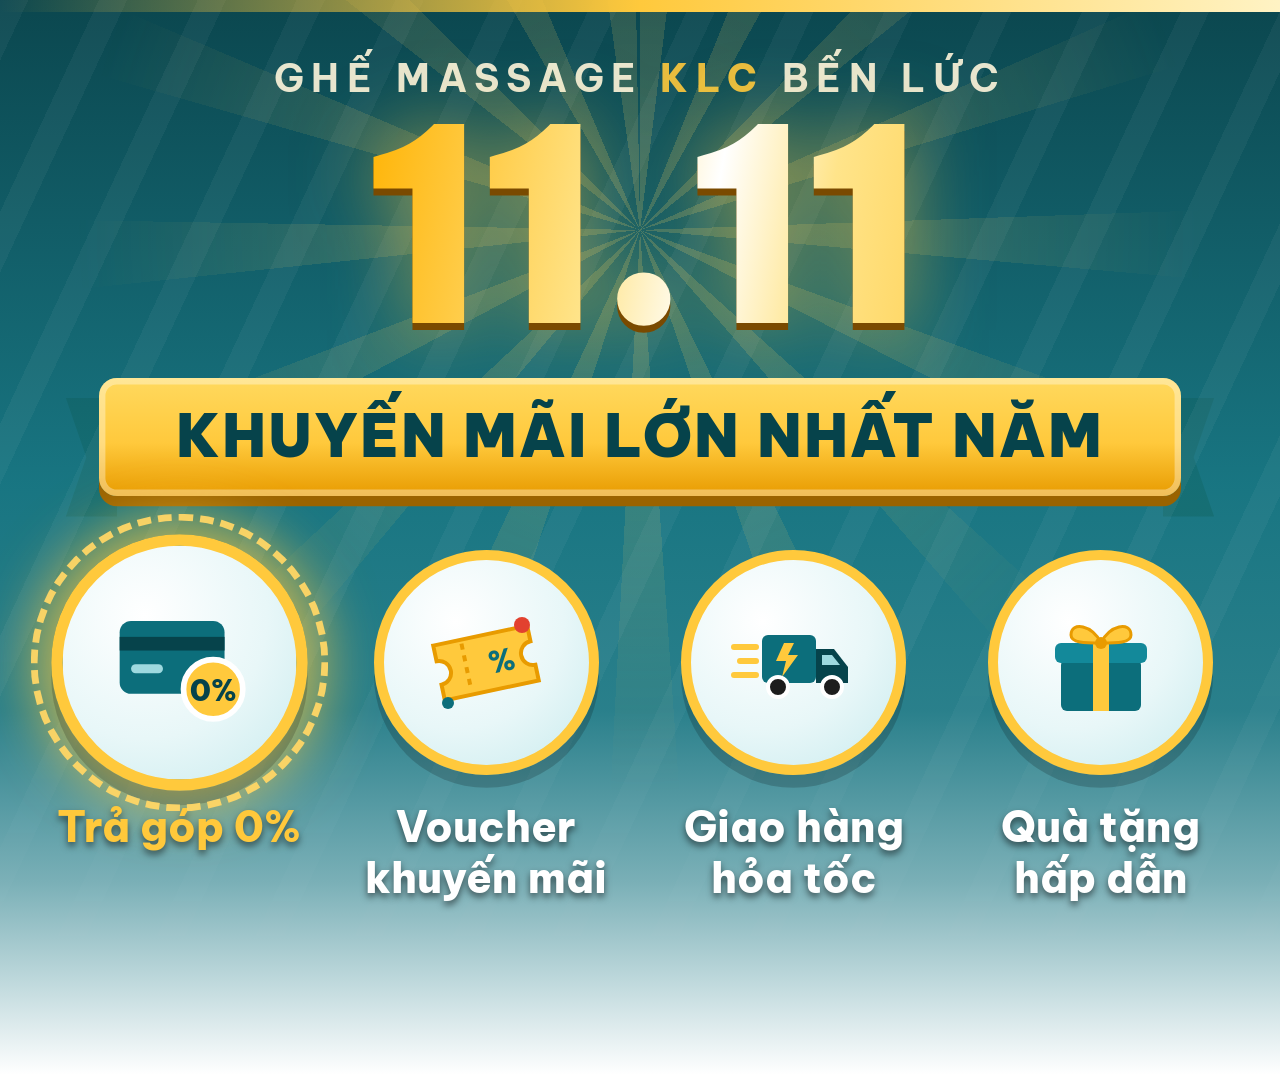
<file: live-overlay/banner.html>
<!DOCTYPE html>
<html lang="vi">
<head>
<meta charset="UTF-8">
<meta name="viewport" content="width=device-width, initial-scale=1">
<title>KLC 11.11 Banner Overlay</title>
<link href="https://fonts.googleapis.com/css2?family=Be+Vietnam+Pro:wght@600;700;800;900&display=swap" rel="stylesheet">
<style>
  :root {
    --teal: #0C6E7B;
    --teal-deep: #06434B;
    --gold: #FFC93C;
    --gold-deep: #E89B00;
    --cream: #FFF6DC;
  }
  html, body { margin: 0; padding: 0; background: transparent; overflow: hidden; width: 100%; height: 100%; }
  body { font-family: 'Be Vietnam Pro', sans-serif; -webkit-font-smoothing: antialiased; }

  /* ===== BAND ===== */
  .band {
    position: absolute; left: 0; right: 0; top: 0;
    height: 84vw;
    background: linear-gradient(to bottom,
      rgba(6,67,75,0.98) 0%,
      rgba(12,110,123,0.95) 45%,
      rgba(12,110,123,0.88) 66%,
      rgba(12,110,123,0.55) 82%,
      rgba(12,110,123,0) 100%);
    overflow: hidden;
  }
  /* diagonal sheen pattern */
  .band::before {
    content: ""; position: absolute; inset: 0;
    background: repeating-linear-gradient(115deg, rgba(255,255,255,0.045) 0 2vw, transparent 2vw 7vw);
    -webkit-mask-image: linear-gradient(to bottom, #000 60%, transparent 95%);
            mask-image: linear-gradient(to bottom, #000 60%, transparent 95%);
  }
  /* gold hairline at the very top */
  .band::after {
    content: ""; position: absolute; left: 0; right: 0; top: 0; height: 0.9vw;
    background: linear-gradient(90deg, transparent, var(--gold), #fff3c4, var(--gold), transparent);
    background-size: 200% 100%;
    animation: line 3s linear infinite;
  }

  /* ===== BRAND LINE ===== */
  .brand {
    position: absolute; top: 4.2vw; left: 0; right: 0; text-align: center;
    color: var(--cream); font-weight: 700; font-size: 3vw; letter-spacing: 0.6vw;
    opacity: 0.9;
  }
  .brand b { color: var(--gold); font-weight: 800; }

  /* ===== RAYS behind 11.11 ===== */
  .rays {
    position: absolute; top: 18vw; left: 50%;
    width: 120vw; height: 120vw; margin: -60vw 0 0 -60vw;
    background: repeating-conic-gradient(from 0deg, rgba(255,214,102,0.20) 0deg 7deg, transparent 7deg 22deg);
    -webkit-mask-image: radial-gradient(circle, #000 0%, rgba(0,0,0,0.6) 28%, transparent 52%);
            mask-image: radial-gradient(circle, #000 0%, rgba(0,0,0,0.6) 28%, transparent 52%);
    animation: spin 26s linear infinite;
  }

  /* ===== HEADLINE 11.11 ===== */
  .hero {
    position: absolute; top: 7vw; left: 0; right: 0; text-align: center;
    filter: drop-shadow(0 0.6vw 0 #7a4a00) drop-shadow(0 0 3vw rgba(255,201,60,0.55));
    animation: heroPulse 2.4s ease-in-out infinite;
  }
  .num {
    display: inline-block;
    font-weight: 900; font-size: 21vw; line-height: 1; letter-spacing: -0.6vw;
    background: linear-gradient(100deg,
      #FFB200 0%, #FFE48A 18%, #FFFFFF 26%, #FFE48A 34%, #FFC93C 50%, #E89B00 70%, #FFE48A 85%, #FFB200 100%);
    background-size: 250% 100%;
    -webkit-background-clip: text; background-clip: text;
    -webkit-text-fill-color: transparent; color: transparent;
    animation: shine 2.8s linear infinite;
  }

  /* ===== RIBBON ===== */
  .ribbon-wrap { position: absolute; top: 29.5vw; left: 0; right: 0; text-align: center; }
  .ribbon {
    position: relative; display: inline-block;
    padding: 1.6vw 6vw 1.8vw;
    background: linear-gradient(180deg, #FFD95E, var(--gold) 55%, var(--gold-deep));
    color: var(--teal-deep);
    font-weight: 900; font-size: 5.2vw; letter-spacing: 0.15vw; white-space: nowrap;
    border-radius: 1.4vw;
    box-shadow: 0 0.8vw 0 #9a6300, 0 0 0 0.5vw rgba(255,255,255,0.35) inset;
    animation: ribbonFlash 1.6s steps(1) infinite, ribbonBob 1.6s ease-in-out infinite;
  }
  .ribbon::before, .ribbon::after {
    content: ""; position: absolute; top: 1.6vw; width: 4vw; height: 100%;
    background: #B87800; z-index: -1;
  }
  .ribbon::before { left: -2.6vw; clip-path: polygon(0 0, 100% 0, 100% 100%, 0 100%, 40% 50%); }
  .ribbon::after  { right: -2.6vw; clip-path: polygon(0 0, 100% 0, 60% 50%, 100% 100%, 0 100%); }
  .ribbon .sweep { position: absolute; inset: 0; border-radius: 1.4vw; overflow: hidden; pointer-events: none; }
  .ribbon .sweep::after {
    content: ""; position: absolute; top: -30%; left: -40%; width: 25%; height: 160%;
    background: linear-gradient(100deg, transparent, rgba(255,255,255,0.85), transparent);
    transform: skewX(-20deg); animation: sweep 2.6s ease-in-out infinite;
  }

  /* ===== PERKS ===== */
  .perks {
    position: absolute; top: 43vw; left: 3vw; right: 3vw;
    display: flex; justify-content: space-between;
  }
  .perk { width: 22vw; text-align: center; animation: float 3s ease-in-out infinite; }
  .perk:nth-child(2) { animation-delay: -0.75s; }
  .perk:nth-child(3) { animation-delay: -1.5s; }
  .perk:nth-child(4) { animation-delay: -2.25s; }

  .badge {
    position: relative; width: 16vw; height: 16vw; margin: 0 auto;
    border-radius: 50%;
    background: radial-gradient(circle at 35% 30%, #ffffff 0%, #E8F7F8 55%, #C9EBEE 100%);
    border: 0.8vw solid var(--gold);
    box-shadow: 0 1vw 0 rgba(0,0,0,0.18);
    display: flex; align-items: center; justify-content: center;
    transition: transform 0.35s cubic-bezier(.3,1.6,.5,1), box-shadow 0.35s;
  }
  .badge svg { width: 10vw; height: 10vw; }
  .badge .ring {
    position: absolute; inset: -2.2vw; border-radius: 50%;
    border: 0.5vw dashed rgba(255,214,102,0.0);
    transition: border-color 0.35s;
    animation: spin 6s linear infinite;
  }
  .label {
    margin-top: 2vw;
    color: #fff; font-weight: 800; font-size: 3.3vw; line-height: 1.22;
    text-shadow: 0 0.35vw 0.6vw rgba(0,0,0,0.55);
    transition: color 0.35s; text-wrap: balance;
  }

  /* active (spotlight cycles through perks) */
  .perk.active .badge { transform: scale(1.14); box-shadow: 0 1vw 0 rgba(0,0,0,0.18), 0 0 4vw 1vw rgba(255,201,60,0.75); }
  .perk.active .badge .ring { border-color: rgba(255,214,102,0.95); }
  .perk.active .label { color: var(--gold); }

  /* ===== SPARKLES ===== */
  .spark {
    position: absolute; width: 3vw; height: 3vw;
    background: #fff;
    clip-path: polygon(50% 0, 60% 40%, 100% 50%, 60% 60%, 50% 100%, 40% 60%, 0 50%, 40% 40%);
    opacity: 0; animation: twinkle 2.2s ease-in-out infinite;
  }

  @keyframes line { from { background-position: 200% 0; } to { background-position: 0 0; } }
  @keyframes spin { to { transform: rotate(360deg); } }
  @keyframes shine { from { background-position: 125% 0; } to { background-position: -125% 0; } }
  @keyframes heroPulse { 0%,100% { transform: scale(1); } 50% { transform: scale(1.045); } }
  @keyframes ribbonFlash {
    0%   { background: linear-gradient(180deg, #FFD95E, #FFC93C 55%, #E89B00); color: #06434B; }
    50%  { background: linear-gradient(180deg, #ffffff, #FFF3C4 55%, #FFD95E); color: #C0262B; }
  }
  @keyframes ribbonBob { 0%,100% { transform: translateY(0) scale(1); } 50% { transform: translateY(-0.5vw) scale(1.03); } }
  @keyframes sweep { 0% { left: -40%; } 55%,100% { left: 130%; } }
  @keyframes float { 0%,100% { transform: translateY(0); } 50% { transform: translateY(-1.2vw); } }
  @keyframes twinkle { 0%,100% { opacity: 0; transform: scale(0.3) rotate(0deg); } 50% { opacity: 1; transform: scale(1) rotate(45deg); } }
</style>
</head>
<body>

<div class="band" id="band">
  <div class="rays"></div>

  <div class="brand" id="brand">GHẾ MASSAGE <b>KLC</b> BẾN LỨC</div>

  <div class="hero"><span class="num" id="num">11.11</span></div>

  <div class="ribbon-wrap">
    <div class="ribbon"><span id="slogan">KHUYẾN MÃI LỚN NHẤT NĂM</span><span class="sweep"></span></div>
  </div>

  <div class="perks" id="perks">
    <!-- 1. TRẢ GÓP 0% -->
    <div class="perk">
      <div class="badge"><span class="ring"></span>
        <svg viewBox="0 0 64 64" aria-hidden="true">
          <rect x="6" y="14" width="46" height="32" rx="5" fill="#0C6E7B"/>
          <rect x="6" y="21" width="46" height="6" fill="#06434B"/>
          <rect x="11" y="33" width="14" height="4" rx="2" fill="#9ED9DF"/>
          <circle cx="47" cy="44" r="13" fill="#FFC93C" stroke="#fff" stroke-width="2.5"/>
          <text x="47" y="49" text-anchor="middle" font-family="Be Vietnam Pro, sans-serif" font-weight="900" font-size="12.5" fill="#06434B">0%</text>
        </svg>
      </div>
      <div class="label" id="p1">Trả góp 0%</div>
    </div>

    <!-- 2. VOUCHER -->
    <div class="perk">
      <div class="badge"><span class="ring"></span>
        <svg viewBox="0 0 64 64" aria-hidden="true">
          <g transform="rotate(-12 32 32)">
            <path d="M8 18h48v8a6 6 0 0 0 0 12v8H8v-8a6 6 0 0 0 0-12z" fill="#FFC93C" stroke="#E89B00" stroke-width="2"/>
            <line x1="22" y1="20" x2="22" y2="44" stroke="#E89B00" stroke-width="2" stroke-dasharray="3 3"/>
            <text x="40" y="38" text-anchor="middle" font-family="Be Vietnam Pro, sans-serif" font-weight="900" font-size="15" fill="#0C6E7B">%</text>
          </g>
          <circle cx="50" cy="13" r="4" fill="#E2412F"/>
          <circle cx="13" cy="52" r="3" fill="#0C6E7B"/>
        </svg>
      </div>
      <div class="label" id="p2">Voucher<br>khuyến mãi</div>
    </div>

    <!-- 3. GIAO HÀNG HỎA TỐC -->
    <div class="perk">
      <div class="badge"><span class="ring"></span>
        <svg viewBox="0 0 64 64" aria-hidden="true">
          <line x1="2" y1="24" x2="13" y2="24" stroke="#FFC93C" stroke-width="3" stroke-linecap="round"/>
          <line x1="5" y1="31" x2="13" y2="31" stroke="#FFC93C" stroke-width="3" stroke-linecap="round"/>
          <line x1="2" y1="38" x2="13" y2="38" stroke="#FFC93C" stroke-width="3" stroke-linecap="round"/>
          <rect x="16" y="18" width="27" height="24" rx="3" fill="#0C6E7B"/>
          <path d="M43 25h9l7 9v8H43z" fill="#06434B"/>
          <path d="M46 28h5l4 5h-9z" fill="#9ED9DF"/>
          <path d="M27 22l-4 9h5l-2 8 8-11h-5l3-6z" fill="#FFC93C"/>
          <circle cx="24" cy="44" r="5" fill="#1d1d1d" stroke="#fff" stroke-width="2"/>
          <circle cx="51" cy="44" r="5" fill="#1d1d1d" stroke="#fff" stroke-width="2"/>
        </svg>
      </div>
      <div class="label" id="p3">Giao hàng<br>hỏa tốc</div>
    </div>

    <!-- 4. QUÀ TẶNG -->
    <div class="perk">
      <div class="badge"><span class="ring"></span>
        <svg viewBox="0 0 64 64" aria-hidden="true">
          <rect x="12" y="30" width="40" height="26" rx="3" fill="#0C6E7B"/>
          <rect x="9" y="22" width="46" height="10" rx="3" fill="#13899A"/>
          <rect x="28" y="22" width="8" height="34" fill="#FFC93C"/>
          <path d="M32 22c-4-9-15-11-15-4 0 4 7 4 15 4z" fill="#FFC93C" stroke="#E89B00" stroke-width="1.5"/>
          <path d="M32 22c4-9 15-11 15-4 0 4-7 4-15 4z" fill="#FFC93C" stroke="#E89B00" stroke-width="1.5"/>
          <circle cx="32" cy="22" r="3" fill="#E89B00"/>
        </svg>
      </div>
      <div class="label" id="p4">Quà tặng<br>hấp dẫn</div>
    </div>
  </div>
</div>

<script>
  // ---- Sửa chữ bằng link (không cần sửa code) ----
  // banner.html?so=11.11&khau=KHUYẾN MÃI LỚN NHẤT NĂM&p1=Trả góp 0%&p2=Voucher|500K&p3=Giao hàng|hỏa tốc&p4=Tặng|gối massage&cach=6
  const q = new URLSearchParams(location.search);
  const set = (id, key) => { if (q.has(key)) document.getElementById(id).textContent = q.get(key); };
  set('num', 'so');        // số lớn (11.11)
  set('slogan', 'khau');   // câu khẩu hiệu trên dải vàng
  // Ưu đãi: dùng dấu | để xuống dòng, ví dụ p2=Voucher|500K
  ['p1','p2','p3','p4'].forEach(k => {
    if (!q.has(k)) return;
    const el = document.getElementById(k); el.textContent = '';
    q.get(k).split('|').forEach((t, i) => { if (i) el.appendChild(document.createElement('br')); el.appendChild(document.createTextNode(t)); });
  });
  if (q.has('ten')) document.getElementById('brand').textContent = q.get('ten');
  if (q.get('ten') === '0') document.getElementById('brand').style.display = 'none';

  // Đẩy cả dải xuống (khi bị chữ của Facebook che): cach=6 nghĩa là xuống 6% chiều ngang
  const cach = parseFloat(q.get('cach') || '0');
  if (cach) document.getElementById('band').style.top = cach + 'vw';

  // ---- Tự co chữ khẩu hiệu nếu quá dài ----
  const rib = document.querySelector('.ribbon');
  const fit = () => {
    let fs = 5.2;
    rib.style.fontSize = fs + 'vw';
    while (rib.offsetWidth > window.innerWidth * 0.86 && fs > 3) { fs -= 0.2; rib.style.fontSize = fs + 'vw'; }
  };
  (document.fonts ? document.fonts.ready : Promise.resolve()).then(fit);
  window.addEventListener('resize', fit);

  // ---- Đèn spotlight chạy lần lượt qua 4 ưu đãi ----
  const perks = [...document.querySelectorAll('.perk')];
  let k = 0;
  setInterval(() => {
    perks.forEach(p => p.classList.remove('active'));
    perks[k % perks.length].classList.add('active');
    k++;
  }, 1500);
  perks[0].classList.add('active');

  // ---- Lấp lánh ----
  const band = document.getElementById('band');
  const spots = [[8,13],[90,11],[16,27],[85,27],[28,7],[72,5],[5,38],[94,38],[50,3],[6,22],[95,20],[38,27],[63,27]];
  spots.forEach(([x, y], i) => {
    const s = document.createElement('span');
    s.className = 'spark';
    s.style.left = x + 'vw'; s.style.top = y + 'vw';
    s.style.animationDelay = (i * 0.37 % 2.2) + 's';
    const sz = 1.8 + (i % 3) * 0.9;
    s.style.width = s.style.height = sz + 'vw';
    band.appendChild(s);
  });
</script>
</body>
</html>
</file>
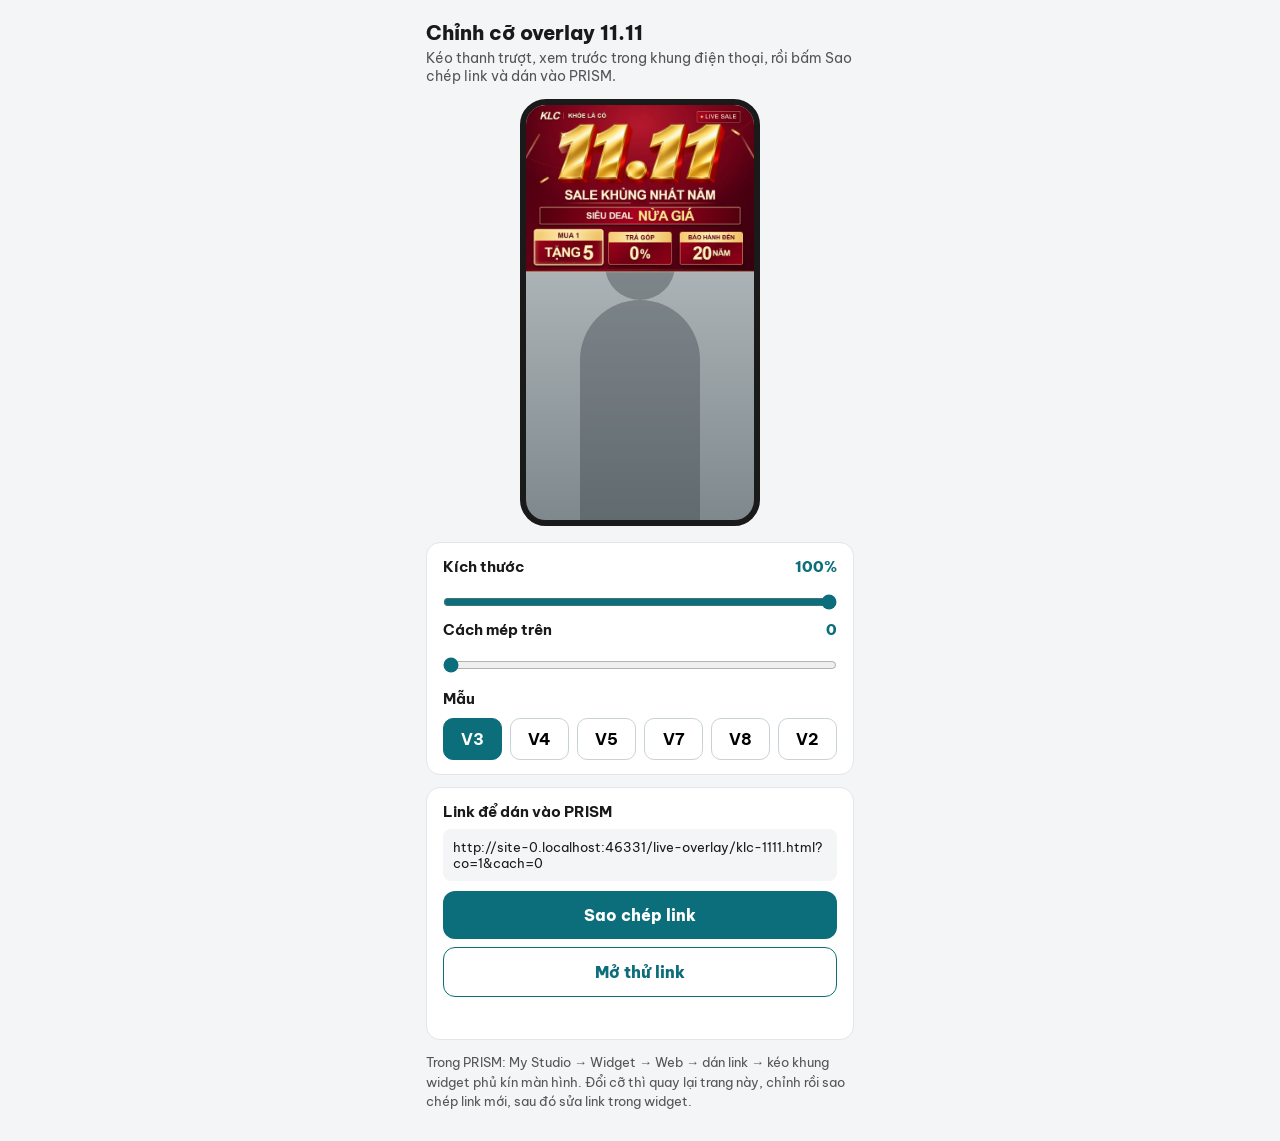
<file: live-overlay/chinh-co.html>
<!DOCTYPE html>
<html lang="vi">
<head>
<meta charset="UTF-8">
<meta name="viewport" content="width=device-width, initial-scale=1">
<title>Chỉnh cỡ overlay KLC 11.11</title>
<link href="https://fonts.googleapis.com/css2?family=Be+Vietnam+Pro:wght@500;700;800&display=swap" rel="stylesheet">
<style>
  * { box-sizing: border-box; }
  body { margin: 0; font-family: 'Be Vietnam Pro', sans-serif; background: #F3F5F6; color: #1A1A1A; }
  .wrap { max-width: 460px; margin: 0 auto; padding: 16px; }
  h1 { font-size: 20px; font-weight: 800; margin: 4px 0 4px; }
  p.sub { margin: 0 0 14px; color: #555; font-size: 14px; }
  .phone {
    position: relative; width: 240px; height: 427px; margin: 0 auto 16px;
    border: 6px solid #1A1A1A; border-radius: 26px; overflow: hidden;
    background: linear-gradient(#c9cfd2, #7f898d);
  }
  .phone .person {
    position: absolute; left: 50%; bottom: 0; transform: translateX(-50%);
    width: 120px; height: 220px; border-radius: 60px 60px 0 0; background: rgba(40,50,55,0.35);
  }
  .phone .person::before {
    content: ""; position: absolute; left: 50%; top: -70px; transform: translateX(-50%);
    width: 70px; height: 70px; border-radius: 50%; background: rgba(40,50,55,0.35);
  }
  .phone iframe { position: absolute; inset: 0; width: 100%; height: 100%; border: 0; background: transparent; }
  .card { background: #fff; border-radius: 14px; padding: 14px 16px; margin-bottom: 12px; border: 1px solid #E2E6E8; }
  .row { display: flex; align-items: center; justify-content: space-between; font-weight: 700; font-size: 15px; }
  .row span.val { color: #0C6E7B; font-weight: 800; }
  input[type=range] { width: 100%; margin: 12px 0 4px; accent-color: #0C6E7B; height: 28px; }
  .seg { display: flex; gap: 8px; margin-top: 10px; }
  .seg button { flex: 1; padding: 10px; border-radius: 10px; border: 1px solid #C9D3D6; background: #fff; font: inherit; font-weight: 700; }
  .seg button.on { background: #0C6E7B; color: #fff; border-color: #0C6E7B; }
  .link { font-size: 13px; word-break: break-all; background: #F3F5F6; border-radius: 8px; padding: 10px; margin: 8px 0 10px; }
  .btn { display: block; width: 100%; padding: 14px; border: 0; border-radius: 12px; font: inherit; font-weight: 800; font-size: 16px; text-align: center; text-decoration: none; }
  .btn.main { background: #0C6E7B; color: #fff; }
  .btn.ghost { background: #fff; color: #0C6E7B; border: 1px solid #0C6E7B; margin-top: 8px; }
  .ok { text-align: center; color: #0C6E7B; font-weight: 700; height: 22px; margin-top: 6px; font-size: 14px; }
  .note { font-size: 13px; color: #555; line-height: 1.5; }
</style>
</head>
<body>
<div class="wrap">
  <h1>Chỉnh cỡ overlay 11.11</h1>
  <p class="sub">Kéo thanh trượt, xem trước trong khung điện thoại, rồi bấm Sao chép link và dán vào PRISM.</p>

  <div class="phone"><div class="person"></div><iframe id="pv" title="Xem trước"></iframe></div>

  <div class="card">
    <div class="row">Kích thước <span class="val" id="coV">100%</span></div>
    <input type="range" id="co" min="40" max="100" step="5" value="100">
    <div class="row">Cách mép trên <span class="val" id="cachV">0</span></div>
    <input type="range" id="cach" min="0" max="60" step="1" value="0">
    <div class="row" style="margin-top:6px">Mẫu</div>
    <div class="seg">
      <button data-v="klc-1111.html" class="on">V3</button>
      <button data-v="klc-1111-v4.html">V4</button>
      <button data-v="klc-1111-v5.html">V5</button>
      <button data-v="klc-1111-v7.html">V7</button>
      <button data-v="klc-1111-v8.html">V8</button>
      <button data-v="klc-1111-v2.html">V2</button>
    </div>
  </div>

  <div class="card">
    <div class="row">Link để dán vào PRISM</div>
    <div class="link" id="out"></div>
    <button class="btn main" id="copy">Sao chép link</button>
    <a class="btn ghost" id="open" href="#" target="_blank" rel="noopener">Mở thử link</a>
    <div class="ok" id="ok"></div>
  </div>

  <p class="note">Trong PRISM: My Studio → Widget → Web → dán link → kéo khung widget phủ kín màn hình. Đổi cỡ thì quay lại trang này, chỉnh rồi sao chép link mới, sau đó sửa link trong widget.</p>
</div>

<script>
  const base = location.href.replace(/[^/]*$/, '');
  const co = document.getElementById('co'), cach = document.getElementById('cach');
  const pv = document.getElementById('pv'), out = document.getElementById('out');
  let page = 'klc-1111.html', timer;

  const url = () => base + page + '?co=' + (co.value / 100) + '&cach=' + cach.value;
  const render = (reloadPreview) => {
    document.getElementById('coV').textContent = co.value + '%';
    document.getElementById('cachV').textContent = cach.value;
    const u = url();
    out.textContent = u;
    document.getElementById('open').href = u;
    clearTimeout(timer);
    timer = setTimeout(() => { pv.src = u; }, reloadPreview ? 0 : 250);
  };
  co.addEventListener('input', () => render());
  cach.addEventListener('input', () => render());
  document.querySelectorAll('.seg button').forEach(b => b.addEventListener('click', () => {
    document.querySelectorAll('.seg button').forEach(x => x.classList.remove('on'));
    b.classList.add('on'); page = b.dataset.v; render(true);
  }));

  document.getElementById('copy').addEventListener('click', async () => {
    const u = url(), ok = document.getElementById('ok');
    try { await navigator.clipboard.writeText(u); ok.textContent = 'Đã sao chép link'; }
    catch (e) {
      const r = document.createRange(); r.selectNodeContents(out);
      const s = getSelection(); s.removeAllRanges(); s.addRange(r);
      ok.textContent = 'Bấm giữ vào link phía trên để sao chép';
    }
    setTimeout(() => ok.textContent = '', 2500);
  });
  render(true);
</script>
</body>
</html>
</file>
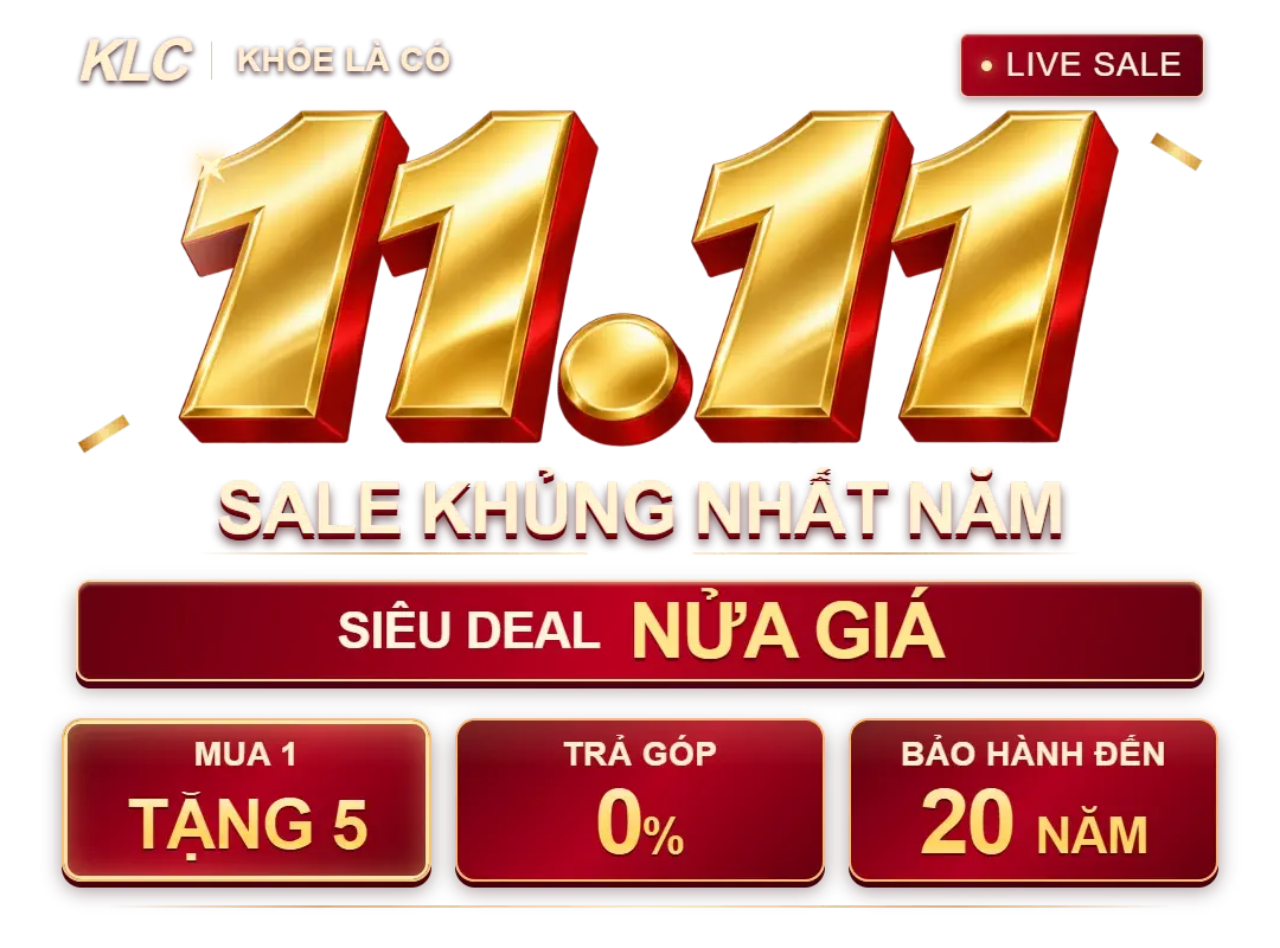
<file: live-overlay/klc-1111-v2.html>
<!DOCTYPE html>
<html lang="vi">
<head>
<meta charset="UTF-8">
<meta name="viewport" content="width=device-width, initial-scale=1">
<title>KLC 11.11 Overlay</title>
<style>
  html, body { margin: 0; padding: 0; background: transparent; overflow: hidden; width: 100%; height: 100%; }
  /* Mặc định: overlay bám theo bề ngang khung widget (kéo khung widget trong PRISM để chỉnh to nhỏ) */
  :root { --fw: 100vw; --co: 1; --cach: 0; }
  .ov {
    position: absolute; display: block; pointer-events: none;
    width: calc(var(--fw) * var(--co));
    left: calc((100vw - var(--fw) * var(--co)) / 2);
    top: calc(var(--fw) * var(--cach));
    height: auto;
    border-radius: calc(var(--fw) * 0.03 * var(--bo, 1));
  }
  #vid { display: none; }
</style>
</head>
<body>
<!-- Mặc định: ảnh động WebP nền trong suốt (chạy trên iPhone/PRISM, Android, OBS) -->
<img id="ov" class="ov" src="klc-1111-v2.webp" alt="">
<!-- ?video=1: video WebM gốc (chỉ cho OBS / Chrome máy tính) -->
<video id="vid" class="ov" muted loop autoplay playsinline preload="auto"></video>
<script>
  // ===== Chỉnh bằng link =====
  // co=1     -> to hết khung widget (mặc định). co=0.75 = 75%
  // cach=0   -> sát mép trên (mặc định). Tăng lên để đẩy xuống
  const q = new URLSearchParams(location.search);
  const num = (k, d, lo, hi) => { const v = parseFloat(q.get(k)); return isNaN(v) ? d : Math.min(hi, Math.max(lo, v)); };
  let raw = parseFloat(q.get('co'));
  if (raw > 1.5) raw = raw / 100;                   // chấp nhận cả co=75
  const co = isNaN(raw) ? 1 : Math.min(1, Math.max(0.3, raw));
  const cach = num('cach', 0, 0, 120);
  const root = document.documentElement.style;
  root.setProperty('--co', co);
  root.setProperty('--cach', cach / 100);
  root.setProperty('--bo', 0);                       // nền trong suốt: không bo góc

  if (q.get('video') === '1') {
    const v = document.getElementById('vid');
    v.src = 'klc-1111-v2.webm'; v.style.display = 'block';
    document.getElementById('ov').style.display = 'none';
    v.play().catch(() => {});
  }
</script>
</body>
</html>
</file>
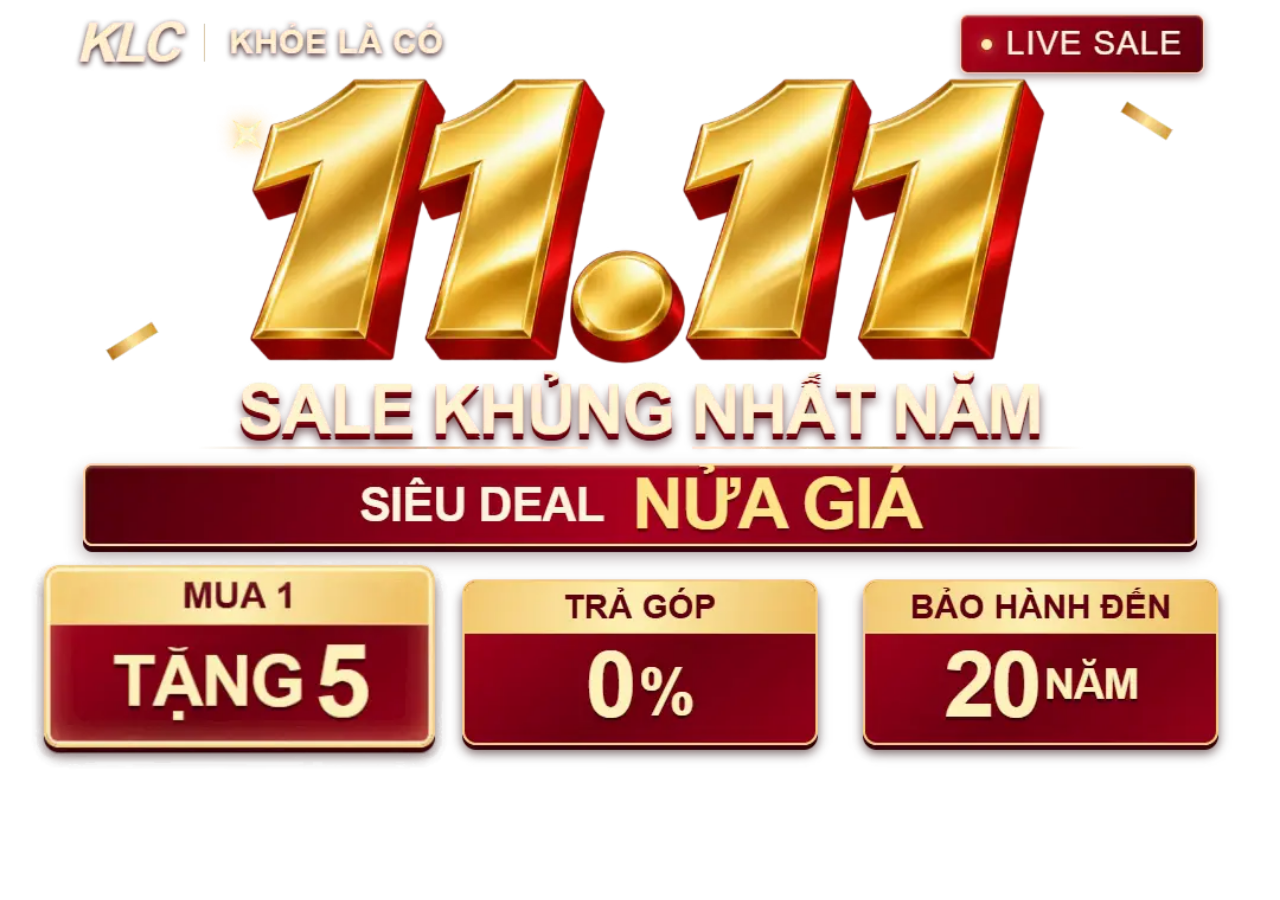
<file: live-overlay/klc-1111-v4.html>
<!DOCTYPE html>
<html lang="vi">
<head>
<meta charset="UTF-8">
<meta name="viewport" content="width=device-width, initial-scale=1">
<title>KLC 11.11 Overlay V4</title>
<style>
  html, body { margin: 0; padding: 0; background: transparent; overflow: hidden; width: 100%; height: 100%; }
  /* Mặc định: overlay bám theo bề ngang khung widget (kéo khung widget trong PRISM để chỉnh to nhỏ) */
  :root { --fw: 100vw; --co: 1; --cach: 0; }
  .ov {
    position: absolute; display: block; pointer-events: none;
    width: calc(var(--fw) * var(--co));
    left: calc((100vw - var(--fw) * var(--co)) / 2);
    top: calc(var(--fw) * var(--cach));
    height: auto;
    border-radius: calc(var(--fw) * 0.03 * var(--bo, 1));
  }
  #vid { display: none; }
</style>
</head>
<body>
<!-- Mặc định: ảnh động WebP nền trong suốt (chạy trên iPhone/PRISM, Android, OBS) -->
<img id="ov" class="ov" src="klc-1111-v4.webp" alt="">
<!-- ?video=1: video WebM gốc (chỉ cho OBS / Chrome máy tính) -->
<video id="vid" class="ov" muted loop autoplay playsinline preload="auto"></video>
<script>
  // ===== Chỉnh bằng link =====
  // co=1     -> to hết khung widget (mặc định). co=0.75 = 75%
  // cach=0   -> sát mép trên (mặc định). Tăng lên để đẩy xuống
  const q = new URLSearchParams(location.search);
  const num = (k, d, lo, hi) => { const v = parseFloat(q.get(k)); return isNaN(v) ? d : Math.min(hi, Math.max(lo, v)); };
  let raw = parseFloat(q.get('co'));
  if (raw > 1.5) raw = raw / 100;                   // chấp nhận cả co=75
  const co = isNaN(raw) ? 1 : Math.min(1, Math.max(0.3, raw));
  const cach = num('cach', 0, 0, 120);
  const root = document.documentElement.style;
  root.setProperty('--co', co);
  root.setProperty('--cach', cach / 100);
  root.setProperty('--bo', 0);                       // nền trong suốt: không bo góc

  if (q.get('video') === '1') {
    const v = document.getElementById('vid');
    v.src = 'klc-1111-v4.webm'; v.style.display = 'block';
    document.getElementById('ov').style.display = 'none';
    v.play().catch(() => {});
  }
</script>
</body>
</html>
</file>
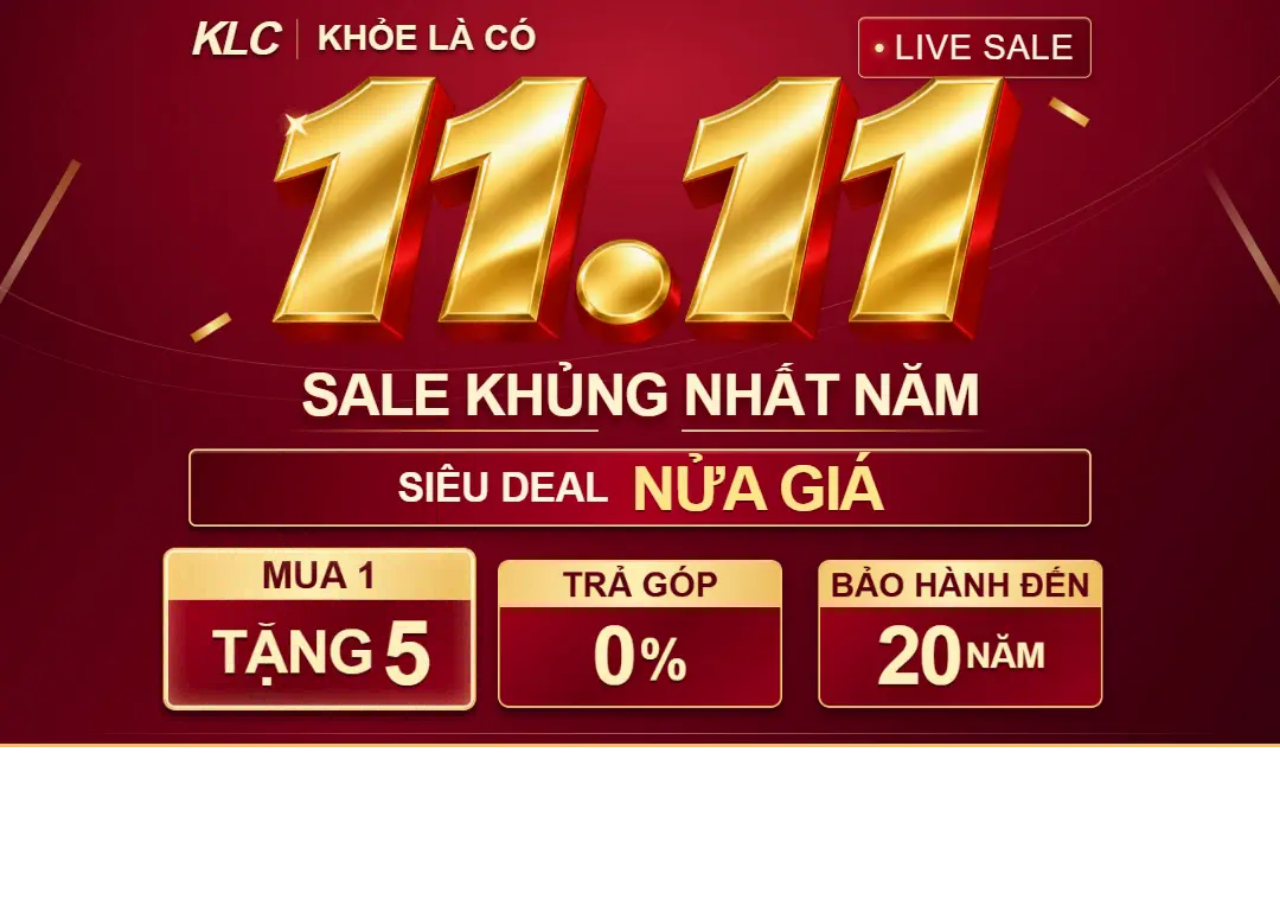
<file: live-overlay/klc-1111-v5.html>
<!DOCTYPE html>
<html lang="vi">
<head>
<meta charset="UTF-8">
<meta name="viewport" content="width=device-width, initial-scale=1">
<title>KLC 11.11 Overlay V5</title>
<style>
  html, body { margin: 0; padding: 0; background: transparent; overflow: hidden; width: 100%; height: 100%; }
  /* Mặc định: overlay bám theo bề ngang khung widget (kéo khung widget trong PRISM để chỉnh to nhỏ) */
  :root { --fw: 100vw; --co: 1; --cach: 0; }
  .ov {
    position: absolute; display: block; pointer-events: none;
    width: calc(var(--fw) * var(--co));
    left: calc((100vw - var(--fw) * var(--co)) / 2);
    top: calc(var(--fw) * var(--cach));
    height: auto;
    border-radius: calc(var(--fw) * 0.03 * var(--bo, 1));
  }
  #vid { display: none; }
</style>
</head>
<body>
<!-- Mặc định: ảnh động WebP nền trong suốt (chạy trên iPhone/PRISM, Android, OBS) -->
<img id="ov" class="ov" src="klc-1111-v5.webp?v=6" alt="">
<!-- ?video=1: video WebM gốc (chỉ cho OBS / Chrome máy tính) -->
<video id="vid" class="ov" muted loop autoplay playsinline preload="auto"></video>
<script>
  // ===== Chỉnh bằng link =====
  // co=1     -> to hết khung widget (mặc định). co=0.75 = 75%
  // cach=0   -> sát mép trên (mặc định). Tăng lên để đẩy xuống
  const q = new URLSearchParams(location.search);
  const num = (k, d, lo, hi) => { const v = parseFloat(q.get(k)); return isNaN(v) ? d : Math.min(hi, Math.max(lo, v)); };
  let raw = parseFloat(q.get('co'));
  if (raw > 1.5) raw = raw / 100;                   // chấp nhận cả co=75
  const co = isNaN(raw) ? 1 : Math.min(1, Math.max(0.3, raw));
  const cach = num('cach', 0, 0, 120);
  const root = document.documentElement.style;
  root.setProperty('--co', co);
  root.setProperty('--cach', cach / 100);
  root.setProperty('--bo', 0);                       // nền trong suốt: không bo góc

  if (q.get('video') === '1') {
    const v = document.getElementById('vid');
    v.src = 'klc-1111-v5.webm?v=6'; v.style.display = 'block';
    document.getElementById('ov').style.display = 'none';
    v.play().catch(() => {});
  }
</script>
</body>
</html>
</file>
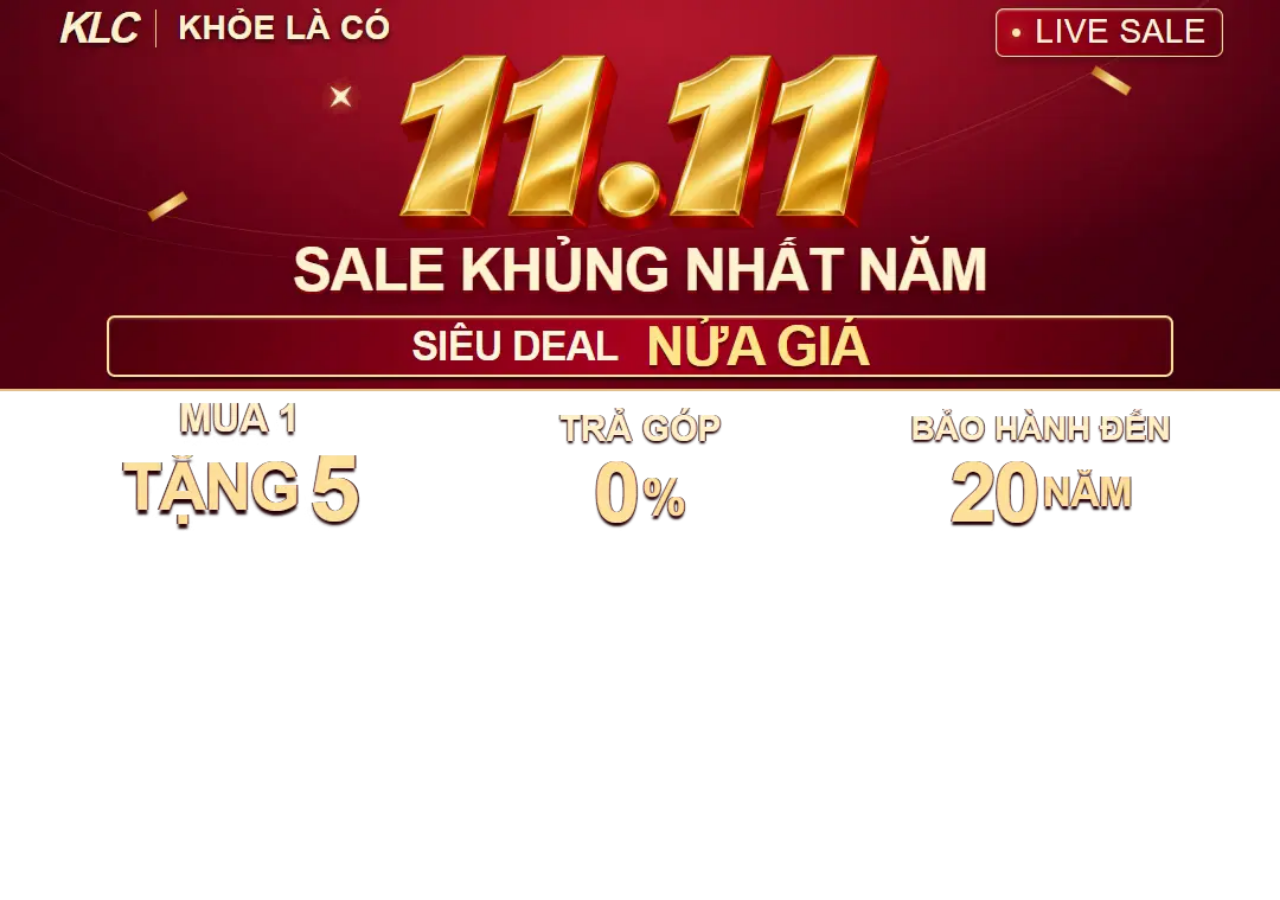
<file: live-overlay/klc-1111-v7.html>
<!DOCTYPE html>
<html lang="vi">
<head>
<meta charset="UTF-8">
<meta name="viewport" content="width=device-width, initial-scale=1">
<title>KLC 11.11 Overlay V7</title>
<style>
  html, body { margin: 0; padding: 0; background: transparent; overflow: hidden; width: 100%; height: 100%; }
  /* Mặc định: overlay bám theo bề ngang khung widget (kéo khung widget trong PRISM để chỉnh to nhỏ) */
  :root { --fw: 100vw; --co: 1; --cach: 0; }
  .ov {
    position: absolute; display: block; pointer-events: none;
    width: calc(var(--fw) * var(--co));
    left: calc((100vw - var(--fw) * var(--co)) / 2);
    top: calc(var(--fw) * var(--cach));
    height: auto;
    border-radius: calc(var(--fw) * 0.03 * var(--bo, 1));
  }
  #vid { display: none; }
</style>
</head>
<body>
<!-- Mặc định: ảnh động WebP nền trong suốt (chạy trên iPhone/PRISM, Android, OBS) -->
<img id="ov" class="ov" src="klc-1111-v7.webp" alt="">
<!-- ?video=1: video WebM gốc (chỉ cho OBS / Chrome máy tính) -->
<video id="vid" class="ov" muted loop autoplay playsinline preload="auto"></video>
<script>
  // ===== Chỉnh bằng link =====
  // co=1     -> to hết khung widget (mặc định). co=0.75 = 75%
  // cach=0   -> sát mép trên (mặc định). Tăng lên để đẩy xuống
  const q = new URLSearchParams(location.search);
  const num = (k, d, lo, hi) => { const v = parseFloat(q.get(k)); return isNaN(v) ? d : Math.min(hi, Math.max(lo, v)); };
  let raw = parseFloat(q.get('co'));
  if (raw > 1.5) raw = raw / 100;                   // chấp nhận cả co=75
  const co = isNaN(raw) ? 1 : Math.min(1, Math.max(0.3, raw));
  const cach = num('cach', 0, 0, 120);
  const root = document.documentElement.style;
  root.setProperty('--co', co);
  root.setProperty('--cach', cach / 100);
  root.setProperty('--bo', 0);                       // nền trong suốt: không bo góc

  if (q.get('video') === '1') {
    const v = document.getElementById('vid');
    v.src = 'klc-1111-v7.webm'; v.style.display = 'block';
    document.getElementById('ov').style.display = 'none';
    v.play().catch(() => {});
  }
</script>
</body>
</html>
</file>
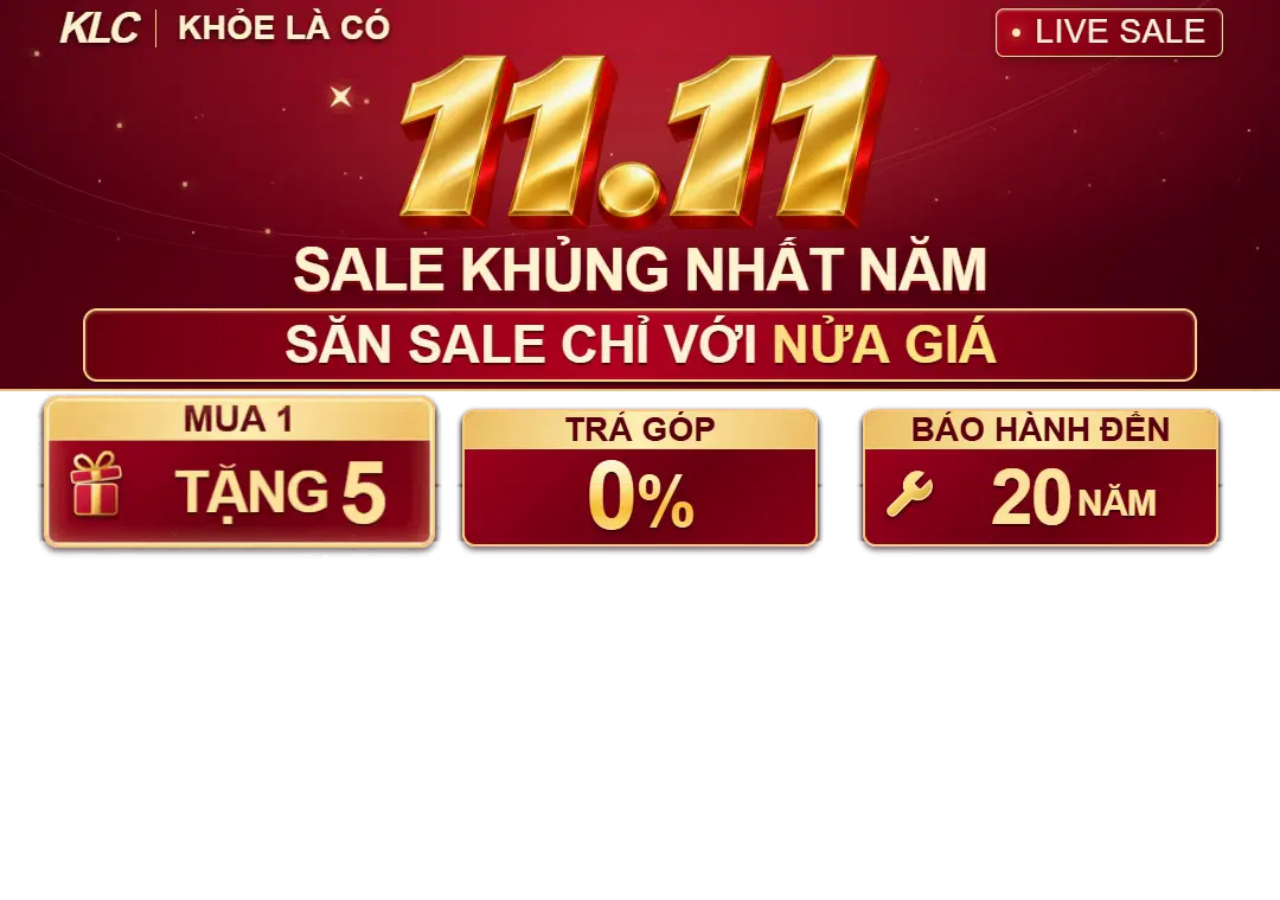
<file: live-overlay/klc-1111-v8.html>
<!DOCTYPE html>
<html lang="vi">
<head>
<meta charset="UTF-8">
<meta name="viewport" content="width=device-width, initial-scale=1">
<title>KLC 11.11 Overlay V8</title>
<style>
  html, body { margin: 0; padding: 0; background: transparent; overflow: hidden; width: 100%; height: 100%; }
  /* Mặc định: overlay bám theo bề ngang khung widget (kéo khung widget trong PRISM để chỉnh to nhỏ) */
  :root { --fw: 100vw; --co: 1; --cach: 0; }
  .ov {
    position: absolute; display: block; pointer-events: none;
    width: calc(var(--fw) * var(--co));
    left: calc((100vw - var(--fw) * var(--co)) / 2);
    top: calc(var(--fw) * var(--cach));
    height: auto;
    border-radius: calc(var(--fw) * 0.03 * var(--bo, 1));
  }
  #vid { display: none; }
</style>
</head>
<body>
<!-- Mặc định: ảnh động WebP nền trong suốt (chạy trên iPhone/PRISM, Android, OBS) -->
<img id="ov" class="ov" src="klc-1111-v8.webp" alt="">
<!-- ?video=1: video WebM gốc (chỉ cho OBS / Chrome máy tính) -->
<video id="vid" class="ov" muted loop autoplay playsinline preload="auto"></video>
<script>
  // ===== Chỉnh bằng link =====
  // co=1     -> to hết khung widget (mặc định). co=0.75 = 75%
  // cach=0   -> sát mép trên (mặc định). Tăng lên để đẩy xuống
  const q = new URLSearchParams(location.search);
  const num = (k, d, lo, hi) => { const v = parseFloat(q.get(k)); return isNaN(v) ? d : Math.min(hi, Math.max(lo, v)); };
  let raw = parseFloat(q.get('co'));
  if (raw > 1.5) raw = raw / 100;                   // chấp nhận cả co=75
  const co = isNaN(raw) ? 1 : Math.min(1, Math.max(0.3, raw));
  const cach = num('cach', 0, 0, 120);
  const root = document.documentElement.style;
  root.setProperty('--co', co);
  root.setProperty('--cach', cach / 100);
  root.setProperty('--bo', 0);                       // nền trong suốt: không bo góc

  if (q.get('video') === '1') {
    const v = document.getElementById('vid');
    v.src = 'klc-1111-v8.webm'; v.style.display = 'block';
    document.getElementById('ov').style.display = 'none';
    v.play().catch(() => {});
  }
</script>
</body>
</html>
</file>
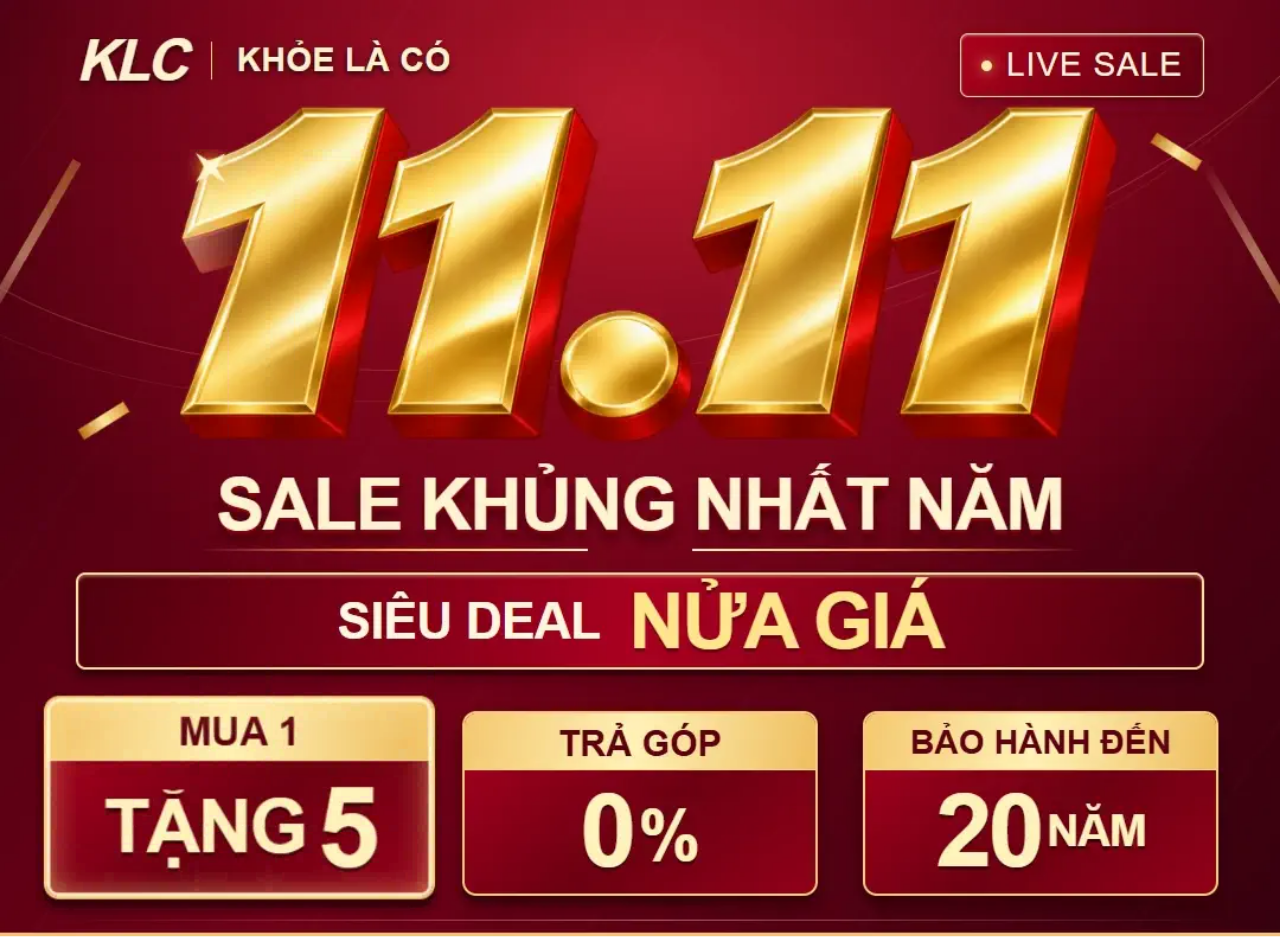
<file: live-overlay/klc-1111.html>
<!DOCTYPE html>
<html lang="vi">
<head>
<meta charset="UTF-8">
<meta name="viewport" content="width=device-width, initial-scale=1">
<title>KLC 11.11 Overlay</title>
<style>
  html, body { margin: 0; padding: 0; background: transparent; overflow: hidden; width: 100%; height: 100%; }
  /* Mặc định: overlay bám theo bề ngang khung widget (kéo khung widget trong PRISM để chỉnh to nhỏ) */
  :root { --fw: 100vw; --co: 1; --cach: 0; }
  .ov {
    position: absolute; display: block; pointer-events: none;
    width: calc(var(--fw) * var(--co));
    left: calc((100vw - var(--fw) * var(--co)) / 2);
    top: calc(var(--fw) * var(--cach));
    height: auto;
    border-radius: calc(var(--fw) * 0.03 * var(--bo, 1));
  }
  #vid { display: none; }
</style>
</head>
<body>
<!-- Mặc định: ảnh động WebP nền trong suốt (chạy trên iPhone/PRISM, Android, OBS) -->
<img id="ov" class="ov" src="klc-1111.webp?v=6" alt="">
<!-- ?video=1: video WebM gốc (chỉ cho OBS / Chrome máy tính) -->
<video id="vid" class="ov" muted loop autoplay playsinline preload="auto"></video>
<script>
  // ===== Chỉnh bằng link =====
  // co=1     -> to hết khung widget (mặc định). co=0.75 = 75%
  // cach=0   -> sát mép trên (mặc định). Tăng lên để đẩy xuống
  const q = new URLSearchParams(location.search);
  const num = (k, d, lo, hi) => { const v = parseFloat(q.get(k)); return isNaN(v) ? d : Math.min(hi, Math.max(lo, v)); };
  let raw = parseFloat(q.get('co'));
  if (raw > 1.5) raw = raw / 100;                   // chấp nhận cả co=75
  const co = isNaN(raw) ? 1 : Math.min(1, Math.max(0.3, raw));
  const cach = num('cach', 0, 0, 120);
  const root = document.documentElement.style;
  root.setProperty('--co', co);
  root.setProperty('--cach', cach / 100);
  root.setProperty('--bo', co < 1 ? 1 : 0);          // to hết cỡ thì không bo góc

  if (q.get('video') === '1') {
    const v = document.getElementById('vid');
    v.src = 'klc-1111.webm?v=5'; v.style.display = 'block';
    document.getElementById('ov').style.display = 'none';
    v.play().catch(() => {});
  }
</script>
</body>
</html>
</file>
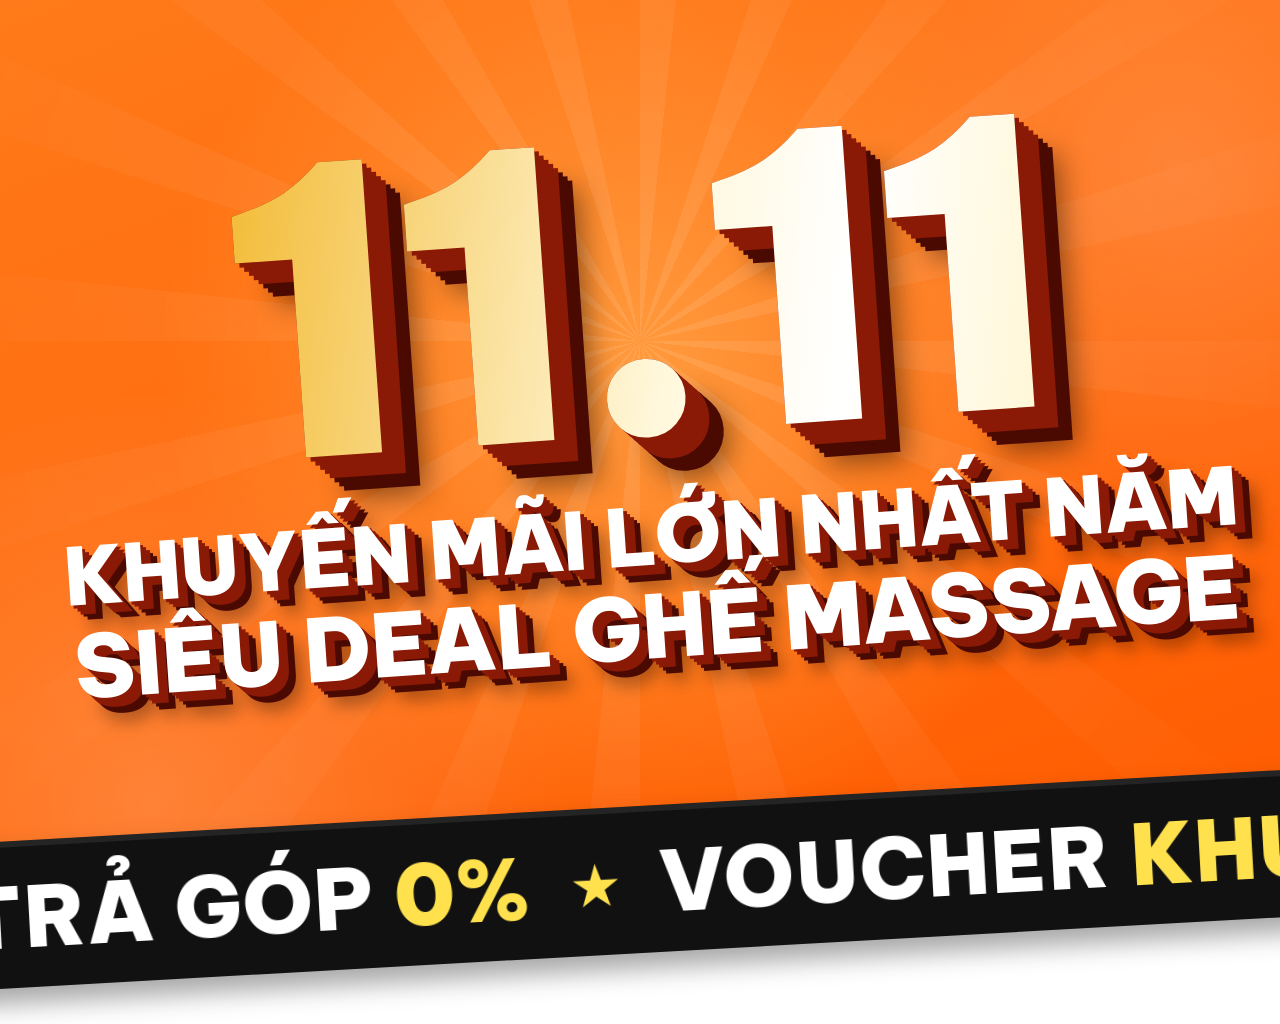
<file: live-overlay/sale.html>
<!DOCTYPE html>
<html lang="vi">
<head>
<meta charset="UTF-8">
<meta name="viewport" content="width=device-width, initial-scale=1">
<title>KLC 11.11 Sale Overlay</title>
<link href="https://fonts.googleapis.com/css2?family=Be+Vietnam+Pro:wght@700;800;900&display=swap" rel="stylesheet">
<style>
  /* ===== THEMES (đổi bằng ?mau=cam | xanh | do) ===== */
  :root {
    --bg1: #FF7A1A; --bg2: #FF5A00; --bg3: #FF9A3D;
    --ext1: #8A1A06; --ext2: #4A0A02;
    --face1: #FFF8DC; --face2: #FFE08A; --face3: #F2B930;
    --strip: #111111; --hi: #FFE14D;
    --ticket1: #FFB52E; --ticket2: #FF8A00;
  }
  body.xanh {
    --bg1: #128B9B; --bg2: #0C6E7B; --bg3: #2FB3C2;
    --ext1: #053F47; --ext2: #021F23;
    --strip: #06343A; --ticket1: #FFD34D; --ticket2: #F5A300;
  }
  body.do {
    --bg1: #E8262B; --bg2: #C3121A; --bg3: #FF4D4D;
    --ext1: #5C0508; --ext2: #2E0204;
    --strip: #111111;
  }

  html, body { margin: 0; padding: 0; background: transparent; overflow: hidden; width: 100%; height: 100%; }
  body { font-family: 'Be Vietnam Pro', sans-serif; -webkit-font-smoothing: antialiased; }

  .stage { position: absolute; left: 0; right: 0; top: 0; height: 80vw; }

  /* ===== BACKGROUND BAND ===== */
  .band {
    position: absolute; left: 0; right: 0; top: 0; height: 74vw;
    background:
      radial-gradient(circle at 50% 38%, var(--bg3) 0%, transparent 55%),
      radial-gradient(circle at 12% 85%, rgba(255,255,255,0.18) 0%, transparent 30%),
      radial-gradient(circle at 92% 18%, rgba(255,255,255,0.16) 0%, transparent 28%),
      linear-gradient(160deg, var(--bg1), var(--bg2));
    clip-path: polygon(0 0, 100% 0, 100% 84%, 0 92%);
    overflow: hidden;
  }
  .band::before {          /* slow moving light rays */
    content: ""; position: absolute; left: 50%; top: 36%;
    width: 160vw; height: 160vw; margin: -80vw 0 0 -80vw;
    background: repeating-conic-gradient(rgba(255,255,255,0.10) 0deg 6deg, transparent 6deg 18deg);
    -webkit-mask-image: radial-gradient(circle, #000 0%, transparent 55%);
            mask-image: radial-gradient(circle, #000 0%, transparent 55%);
    animation: spin 30s linear infinite;
  }

  /* ===== 3D TITLE BLOCK ===== */
  .title { position: absolute; top: 7vw; left: 0; right: 0; text-align: center; transform: rotate(-4deg); }

  .num { position: relative; display: inline-block; font-weight: 900; font-size: 31vw; line-height: 1; letter-spacing: -0.8vw;
         animation: pop 2.6s ease-in-out infinite; transform-origin: 50% 60%; }
  .num .back {
    color: var(--ext1);
    text-shadow:
      0.35vw 0.35vw 0 var(--ext1), 0.7vw 0.7vw 0 var(--ext1), 1.05vw 1.05vw 0 var(--ext1),
      1.4vw 1.4vw 0 var(--ext1), 1.75vw 1.75vw 0 var(--ext1), 2.1vw 2.1vw 0 var(--ext2),
      2.45vw 2.45vw 0 var(--ext2), 2.8vw 2.8vw 0 var(--ext2),
      3.2vw 3.4vw 2.2vw rgba(0,0,0,0.45);
  }
  .num .front {
    position: absolute; left: 0; top: 0;
    background: linear-gradient(100deg, var(--face3) 0%, var(--face1) 22%, #FFFFFF 30%, var(--face1) 38%, var(--face2) 55%, var(--face3) 80%, var(--face2) 100%);
    background-size: 260% 100%;
    -webkit-background-clip: text; background-clip: text;
    -webkit-text-fill-color: transparent; color: transparent;
    animation: shine 3s linear infinite;
  }

  .line { position: relative; display: table; margin-left: auto; margin-right: auto; font-weight: 900; color: #fff; white-space: nowrap; line-height: 1.08; }
  .l1 { font-size: 7.4vw; margin-top: 0.6vw; }
  .l2 { font-size: 9.6vw; animation: flash 1.1s steps(1) infinite; }
  .ext-sm {
    text-shadow:
      0.25vw 0.25vw 0 var(--ext1), 0.5vw 0.5vw 0 var(--ext1), 0.75vw 0.75vw 0 var(--ext1),
      1vw 1vw 0 var(--ext2), 1.25vw 1.25vw 0 var(--ext2),
      1.6vw 1.8vw 1.4vw rgba(0,0,0,0.4);
  }

  /* ===== TICKER STRIP ===== */
  .strip {
    position: absolute; left: -6vw; right: -6vw; top: 63vw; height: 11vw;
    background: var(--strip);
    transform: rotate(-3.2deg);
    overflow: hidden;
    box-shadow: 0 1.2vw 2vw rgba(0,0,0,0.35);
    border-top: 0.5vw solid rgba(255,255,255,0.08);
  }
  .track { position: absolute; top: 0; left: 0; height: 100%; display: flex; align-items: center; white-space: nowrap;
           animation: scroll var(--dur, 16s) linear infinite; will-change: transform; }
  .track span.item { font-weight: 900; font-size: 6.6vw; color: #fff; padding: 0 3vw; letter-spacing: 0.1vw; }
  .track span.item b { color: var(--hi); font-weight: 900; }
  .track span.dot { color: var(--hi); font-size: 4.6vw; }

  /* ===== FLYING VOUCHERS + COINS ===== */
  .ticket {
    position: absolute; width: 22vw; height: 9vw;
    background: linear-gradient(180deg, var(--ticket1), var(--ticket2));
    border-radius: 1.2vw;
    color: #fff; font-weight: 900; font-size: 3.4vw; letter-spacing: 0.2vw;
    display: flex; align-items: center; justify-content: center;
    text-shadow: 0 0.3vw 0 rgba(0,0,0,0.25);
    -webkit-mask: radial-gradient(circle at 0 50%, transparent 1.6vw, #000 1.7vw) left / 51% 100% no-repeat,
                  radial-gradient(circle at 100% 50%, transparent 1.6vw, #000 1.7vw) right / 51% 100% no-repeat;
            mask: radial-gradient(circle at 0 50%, transparent 1.6vw, #000 1.7vw) left / 51% 100% no-repeat,
                  radial-gradient(circle at 100% 50%, transparent 1.6vw, #000 1.7vw) right / 51% 100% no-repeat;
    box-shadow: -6vw 3vw 4vw rgba(255,255,255,0.25);
    opacity: 0;
  }
  .t1 { left: 2vw;  top: 10vw; --r: -28deg; --dx: 10vw;  --dy: 8vw;  animation: fly 3.4s ease-out infinite; }
  .t2 { right: 1vw; top: 6vw;  --r: 30deg;  --dx: -10vw; --dy: 9vw;  animation: fly 3.4s ease-out infinite 0.9s; }
  .t3 { left: -2vw; top: 50vw; --r: -18deg; --dx: 12vw;  --dy: -6vw; animation: fly 3.4s ease-out infinite 1.7s; }
  .t4 { right: -3vw; top: 48vw; --r: 22deg; --dx: -12vw; --dy: -7vw; animation: fly 3.4s ease-out infinite 2.5s; }

  .coin {
    position: absolute; width: 5vw; height: 5vw; border-radius: 50%;
    background: radial-gradient(circle at 35% 30%, #FFF6B0, #FFD028 45%, #D99200 100%);
    box-shadow: inset 0 0 0 0.5vw rgba(255,255,255,0.35);
    opacity: 0; animation: coin 2.8s ease-in infinite;
  }

  @keyframes spin { to { transform: rotate(360deg); } }
  @keyframes shine { from { background-position: 130% 0; } to { background-position: -130% 0; } }
  @keyframes pop { 0%,100% { transform: scale(1); } 8% { transform: scale(1.07); } 16% { transform: scale(0.98); } 24% { transform: scale(1.02); } 32% { transform: scale(1); } }
  @keyframes flash { 0% { color: #fff; } 50% { color: var(--hi); } }
  @keyframes scroll { from { transform: translateX(0); } to { transform: translateX(-50%); } }
  @keyframes fly {
    0%   { opacity: 0; transform: translate(calc(var(--dx) * -1.5), calc(var(--dy) * -1.5)) rotate(var(--r)) scale(0.7); }
    18%  { opacity: 1; }
    45%  { opacity: 1; transform: translate(0, 0) rotate(var(--r)) scale(1); }
    70%  { opacity: 0.9; transform: translate(calc(var(--dx) * 0.25), calc(var(--dy) * 0.25)) rotate(calc(var(--r) + 6deg)) scale(1.02); }
    100% { opacity: 0; transform: translate(var(--dx), var(--dy)) rotate(calc(var(--r) + 12deg)) scale(0.9); }
  }
  @keyframes coin {
    0%   { opacity: 0; transform: translateY(-6vw) scaleX(1); }
    15%  { opacity: 1; }
    40%  { transform: translateY(6vw) scaleX(0.2); }
    65%  { transform: translateY(16vw) scaleX(1); opacity: 1; }
    100% { opacity: 0; transform: translateY(28vw) scaleX(0.3); }
  }
</style>
</head>
<body>

<div class="stage" id="stage">
  <div class="band"></div>

  <div class="ticket t1">VOUCHER</div>
  <div class="ticket t2">VOUCHER</div>
  <div class="ticket t3">VOUCHER</div>
  <div class="ticket t4">VOUCHER</div>

  <div class="title">
    <span class="num"><span class="back" id="numBack">11.11</span><span class="front" id="numFront">11.11</span></span>
    <span class="line l1 ext-sm" id="d1">KHUYẾN MÃI LỚN NHẤT NĂM</span>
    <span class="line l2 ext-sm" id="d2">SIÊU DEAL GHẾ MASSAGE</span>
  </div>

  <div class="strip"><div class="track" id="track"></div></div>
</div>

<script>
  // ===== Sửa nội dung bằng link =====
  // sale.html?mau=cam&so=11.11&d1=KHUYẾN MÃI LỚN NHẤT NĂM&d2=SIÊU DEAL GHẾ MASSAGE
  //          &chu=TRẢ GÓP [0%]|VOUCHER LÊN ĐẾN [500K]|GIAO HÀNG [HỎA TỐC]|QUÀ TẶNG [HẤP DẪN]
  // Chữ trong [ ] sẽ có màu vàng nổi bật.
  const q = new URLSearchParams(location.search);

  const mau = (q.get('mau') || 'cam').toLowerCase();
  if (mau !== 'cam') document.body.classList.add(mau);

  if (q.has('so')) { document.getElementById('numBack').textContent = q.get('so'); document.getElementById('numFront').textContent = q.get('so'); }
  if (q.has('d1')) document.getElementById('d1').textContent = q.get('d1');
  if (q.has('d2')) document.getElementById('d2').textContent = q.get('d2');
  if (q.get('d1') === '0') document.getElementById('d1').style.display = 'none';

  const cach = parseFloat(q.get('cach') || '0');
  if (cach) document.getElementById('stage').style.top = cach + 'vw';

  // Auto-fit long lines to 92% width
  const fitLine = (el, start) => {
    let fs = start; el.style.fontSize = fs + 'vw';
    while (el.offsetWidth > window.innerWidth * 0.92 && fs > 3) { fs -= 0.2; el.style.fontSize = fs + 'vw'; }
  };

  // ===== Ticker =====
  const raw = q.get('chu') || 'TRẢ GÓP [0%]|VOUCHER [KHUYẾN MÃI]|GIAO HÀNG [HỎA TỐC]|QUÀ TẶNG [HẤP DẪN]';
  const items = raw.split('|').map(s => s.trim()).filter(Boolean);
  const track = document.getElementById('track');
  const build = () => {
    const frag = document.createDocumentFragment();
    items.forEach(t => {
      const item = document.createElement('span'); item.className = 'item';
      t.split(/(\[[^\]]*\])/).forEach(part => {
        if (!part) return;
        if (part.startsWith('[') && part.endsWith(']')) { const b = document.createElement('b'); b.textContent = part.slice(1, -1); item.appendChild(b); }
        else item.appendChild(document.createTextNode(part));
      });
      const dot = document.createElement('span'); dot.className = 'dot'; dot.textContent = '★';
      frag.appendChild(item); frag.appendChild(dot);
    });
    return frag;
  };
  // two identical halves -> seamless loop; repeat until each half is wider than the screen
  const half = document.createElement('span'); half.style.display = 'flex'; half.style.alignItems = 'center';
  track.appendChild(half);
  do { half.appendChild(build()); } while (half.scrollWidth < window.innerWidth * 1.2);
  track.appendChild(half.cloneNode(true));
  const speed = parseFloat(q.get('tocdo') || '1');           // tocdo=1.5 chạy nhanh hơn
  const pxPerSec = (window.innerWidth * 0.32) * speed;
  track.style.setProperty('--dur', (half.scrollWidth / pxPerSec).toFixed(2) + 's');

  (document.fonts ? document.fonts.ready : Promise.resolve()).then(() => {
    fitLine(document.getElementById('d1'), 7.4);
    fitLine(document.getElementById('d2'), 9.6);
  });

  // ===== Coins =====
  const stage = document.getElementById('stage');
  [[14,4,0],[80,2,0.7],[30,14,1.4],[66,12,2.1],[92,30,1.0],[6,34,1.8]].forEach(([x, y, d]) => {
    const c = document.createElement('span'); c.className = 'coin';
    c.style.left = x + 'vw'; c.style.top = y + 'vw'; c.style.animationDelay = d + 's';
    stage.insertBefore(c, stage.querySelector('.title'));
  });
</script>
</body>
</html>
</file>
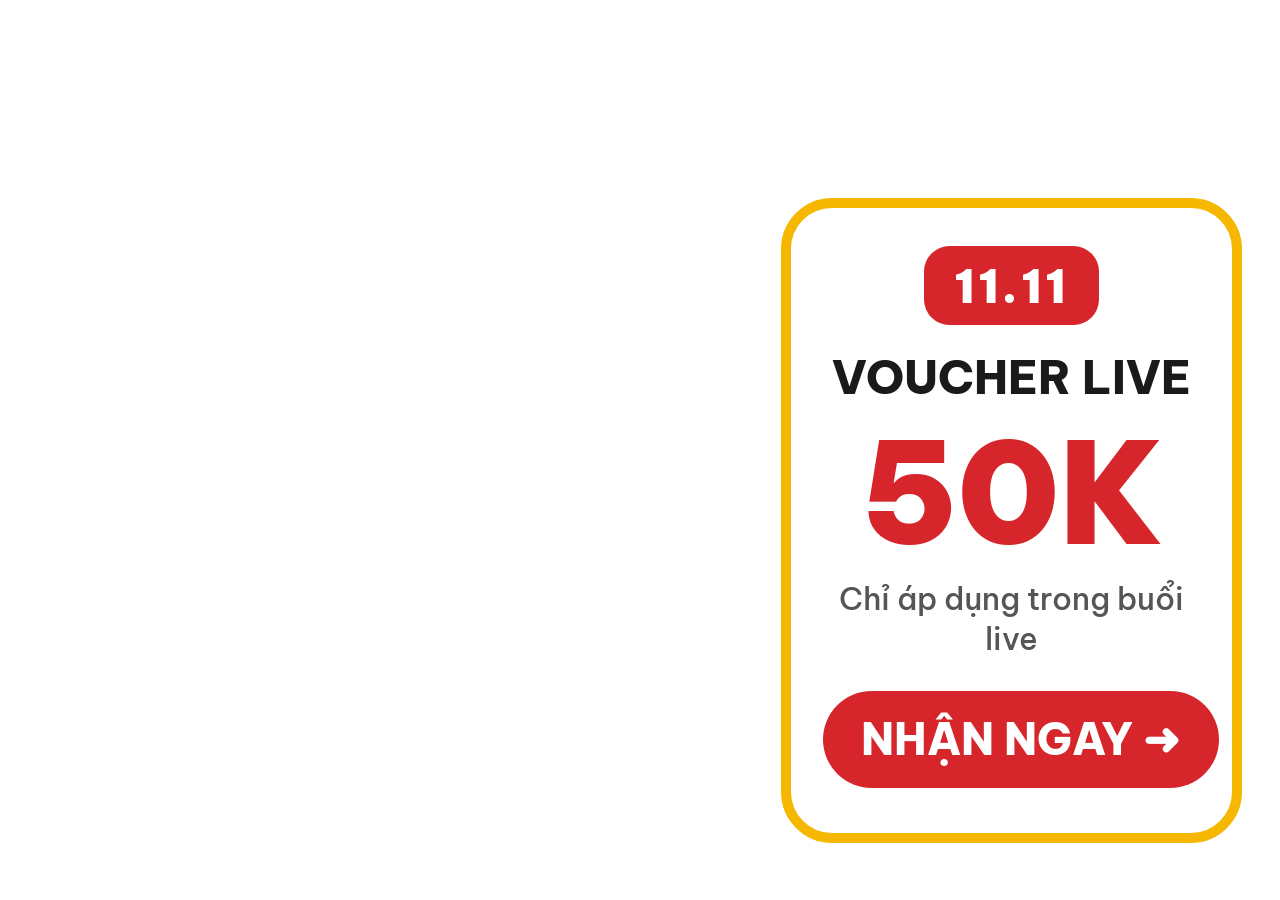
<file: live-overlay/voucher.html>
<!DOCTYPE html>
<html lang="vi">
<head>
<meta charset="UTF-8">
<meta name="viewport" content="width=device-width, initial-scale=1">
<title>KLC Voucher Overlay</title>
<link href="https://fonts.googleapis.com/css2?family=Be+Vietnam+Pro:wght@500;700;800;900&display=swap" rel="stylesheet">
<style>
  html, body { margin: 0; padding: 0; background: transparent; overflow: hidden; width: 100%; height: 100%; }
  body { font-family: 'Be Vietnam Pro', sans-serif; }

  /* ===== VOUCHER CARD ===== */
  .voucher {
    position: absolute;
    width: 36vw;
    background: #fff;
    border-radius: 4vw;
    padding: 3vw 2.5vw 3.5vw;
    box-sizing: border-box;
    text-align: center;
    border: 0.8vw solid #F5B700;
    animation: pulse 1.2s ease-in-out infinite, glow 1.2s ease-in-out infinite;
  }
  .pos-tr { top: 22vh; right: 3vw; }
  .pos-tl { top: 22vh; left: 3vw; }
  .pos-mr { top: 45vh; right: 3vw; }
  .pos-ml { top: 45vh; left: 3vw; }
  .pos-c  { top: 50%; left: 50%; transform-origin: center; }
  .pos-c.voucher { animation: pulseC 1.2s ease-in-out infinite, glow 1.2s ease-in-out infinite; }

  .badge {
    display: inline-block;
    background: #D7262B; color: #fff;
    font-weight: 900; font-size: 3.6vw;
    padding: 0.8vw 2.4vw; border-radius: 2vw;
    letter-spacing: 0.2vw;
  }
  .label { font-weight: 800; font-size: 3.6vw; color: #1A1A1A; margin-top: 2vw; line-height: 1.2; }
  .amount {
    font-weight: 900; font-size: 11vw; line-height: 1.05;
    color: #D7262B; margin: 1vw 0;
    animation: flash 0.9s steps(1) infinite;
  }
  .note { font-size: 2.4vw; line-height: 1.3; color: #555; font-weight: 500; margin-bottom: 2.5vw; }
  .cta {
    display: inline-block;
    background: #D7262B; color: #fff;
    font-weight: 800; font-size: 3.4vw; white-space: nowrap;
    padding: 1.6vw 3vw; border-radius: 6vw;
    animation: blink 0.8s ease-in-out infinite;
  }
  .shine { position: absolute; inset: 0; border-radius: 3.2vw; overflow: hidden; pointer-events: none; }
  .shine::after {
    content: ""; position: absolute; top: -20%; left: -60%;
    width: 40%; height: 140%;
    background: linear-gradient(100deg, transparent, rgba(255,255,255,0.75), transparent);
    transform: skewX(-20deg);
    animation: sweep 3s ease-in-out infinite;
  }

  /* ===== TICKER (optional) ===== */
  .ticker {
    position: absolute; left: 0; right: 0; top: 8vh;
    background: #D7262B; color: #fff;
    font-weight: 800; font-size: 4.2vw;
    padding: 1.6vw 0; white-space: nowrap; overflow: hidden;
    border-top: 0.6vw solid #F5B700; border-bottom: 0.6vw solid #F5B700;
  }
  .ticker-track { display: inline-block; padding-left: 100%; animation: scroll var(--dur, 18s) linear infinite; }

  @keyframes pulse  { 0%,100% { transform: scale(1); } 50% { transform: scale(1.06); } }
  @keyframes pulseC { 0%,100% { transform: translate(-50%,-50%) scale(1); } 50% { transform: translate(-50%,-50%) scale(1.06); } }
  @keyframes glow   { 0%,100% { box-shadow: 0 0 0 0 rgba(245,183,0,0.0); } 50% { box-shadow: 0 0 6vw 1vw rgba(245,183,0,0.85); } }
  @keyframes flash  { 0% { color: #D7262B; } 50% { color: #F5A300; } }
  @keyframes blink  { 0%,100% { opacity: 1; transform: scale(1); } 50% { opacity: 0.45; transform: scale(0.94); } }
  @keyframes sweep  { 0% { left: -60%; } 60%,100% { left: 130%; } }
  @keyframes scroll { from { transform: translateX(0); } to { transform: translateX(-100%); } }
</style>
</head>
<body>

<div id="voucher" class="voucher">
  <div class="shine"></div>
  <div class="badge" id="badge">11.11</div>
  <div class="label" id="label">VOUCHER LIVE</div>
  <div class="amount" id="amount">50K</div>
  <div class="note" id="note">Chỉ áp dụng trong buổi live</div>
  <div class="cta" id="cta">NHẬN NGAY ➜</div>
</div>

<div id="ticker" class="ticker" style="display:none"><span class="ticker-track" id="tickerText"></span></div>

<script>
  // Đổi nội dung bằng cách thêm vào cuối link, ví dụ:
  // voucher.html?so=500K&nhan=VOUCHER%20LIVE&vitri=tr&chu=Hotline%200886.99.22.11
  const p = new URLSearchParams(location.search);
  const set = (id, key) => { if (p.has(key)) document.getElementById(id).textContent = p.get(key); };
  set('amount', 'so');       // số tiền voucher
  set('label', 'nhan');      // dòng chữ trên số tiền
  set('badge', 'tem');       // tem đỏ trên cùng (11.11)
  set('note', 'ghichu');     // ghi chú nhỏ
  set('cta', 'nut');         // chữ trên nút

  // Vị trí: tr = trên phải, tl = trên trái, mr = giữa phải, ml = giữa trái, c = chính giữa
  const pos = p.get('vitri') || 'tr';
  document.getElementById('voucher').classList.add('pos-' + pos);

  // Kích thước: co = 1 (mặc định), 1.3 to hơn, 0.8 nhỏ hơn
  const co = parseFloat(p.get('co') || '1');
  if (co !== 1) document.getElementById('voucher').style.zoom = co;

  // Ẩn voucher: an=1
  if (p.get('an') === '1') document.getElementById('voucher').style.display = 'none';

  // Chữ chạy (tùy chọn): chu=Nội dung 1|Nội dung 2|Nội dung 3
  if (p.has('chu')) {
    const items = p.get('chu').split('|').map(s => s.trim()).filter(Boolean);
    document.getElementById('tickerText').textContent = items.join('   ★   ');
    const t = document.getElementById('ticker');
    t.style.display = 'block';
    const len = items.join('').length;
    t.style.setProperty('--dur', Math.max(12, len * 0.22) + 's');
  }
</script>
</body>
</html>
</file>
